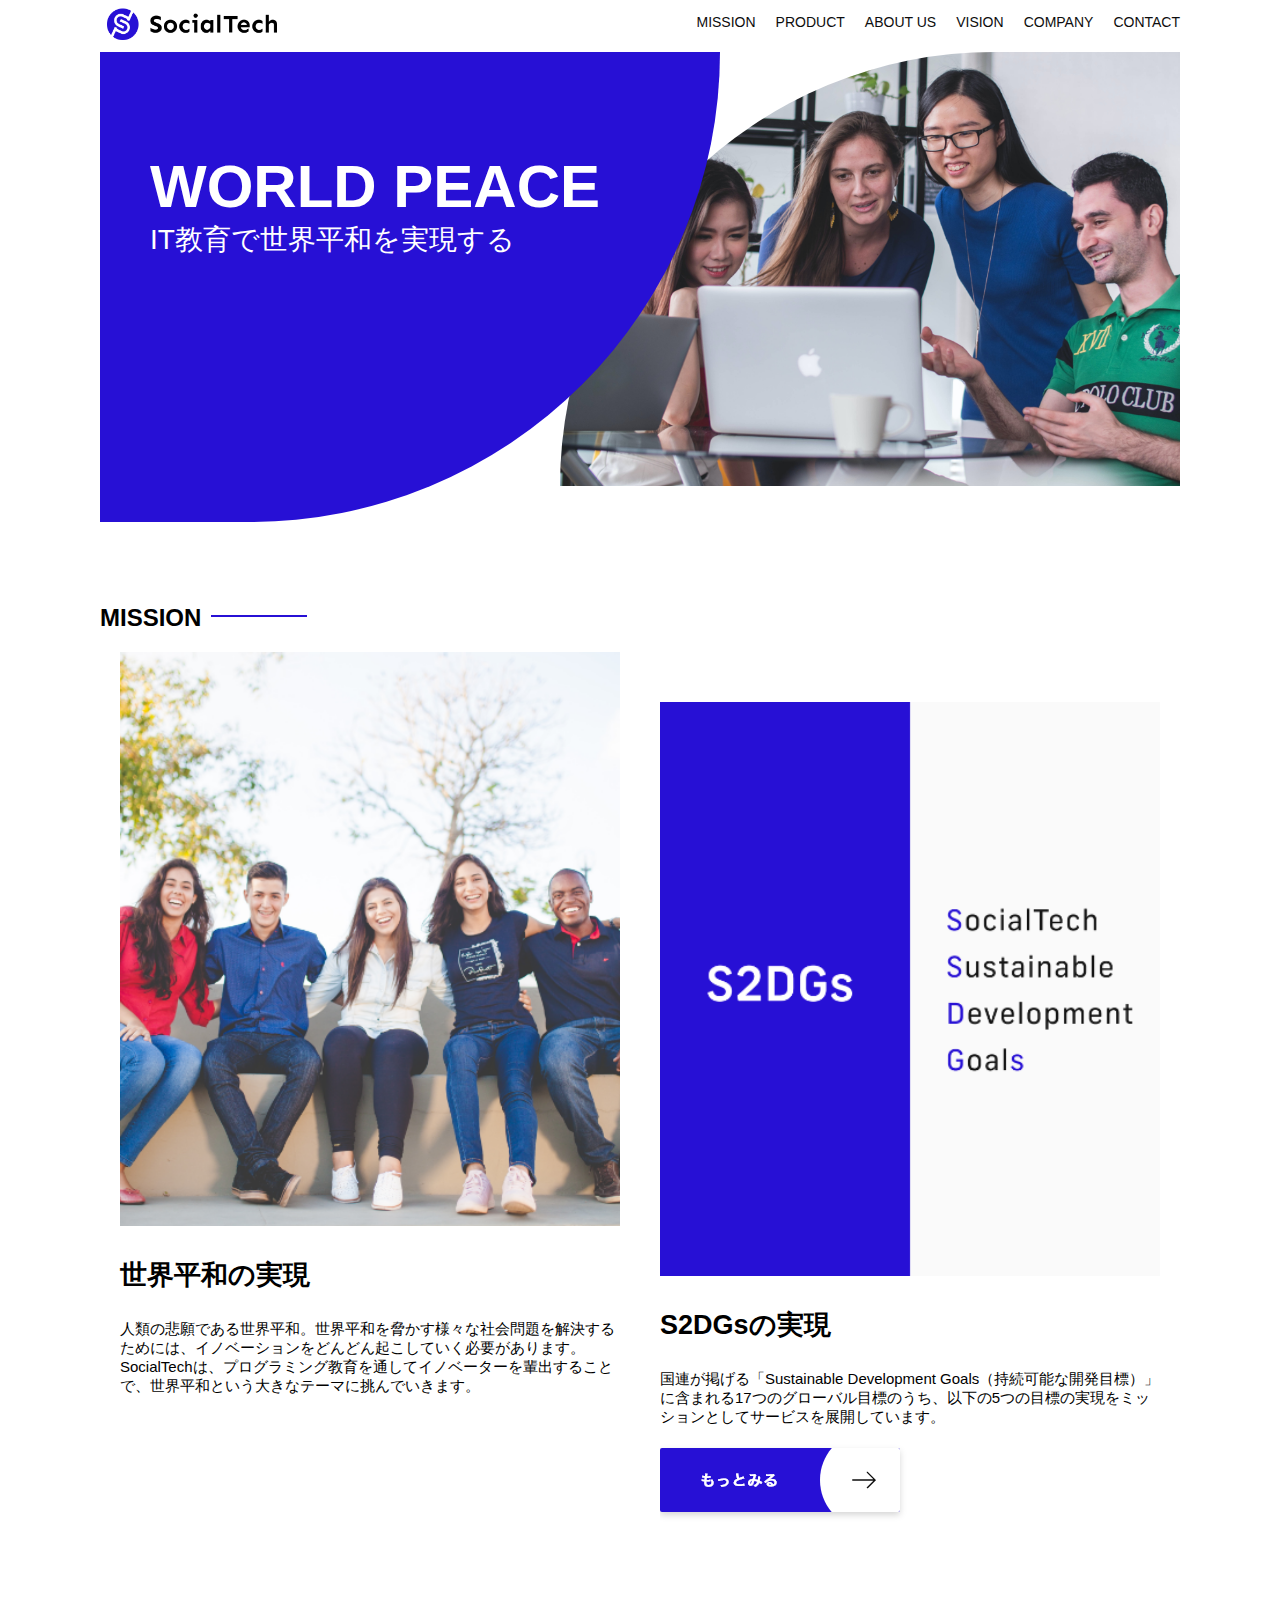
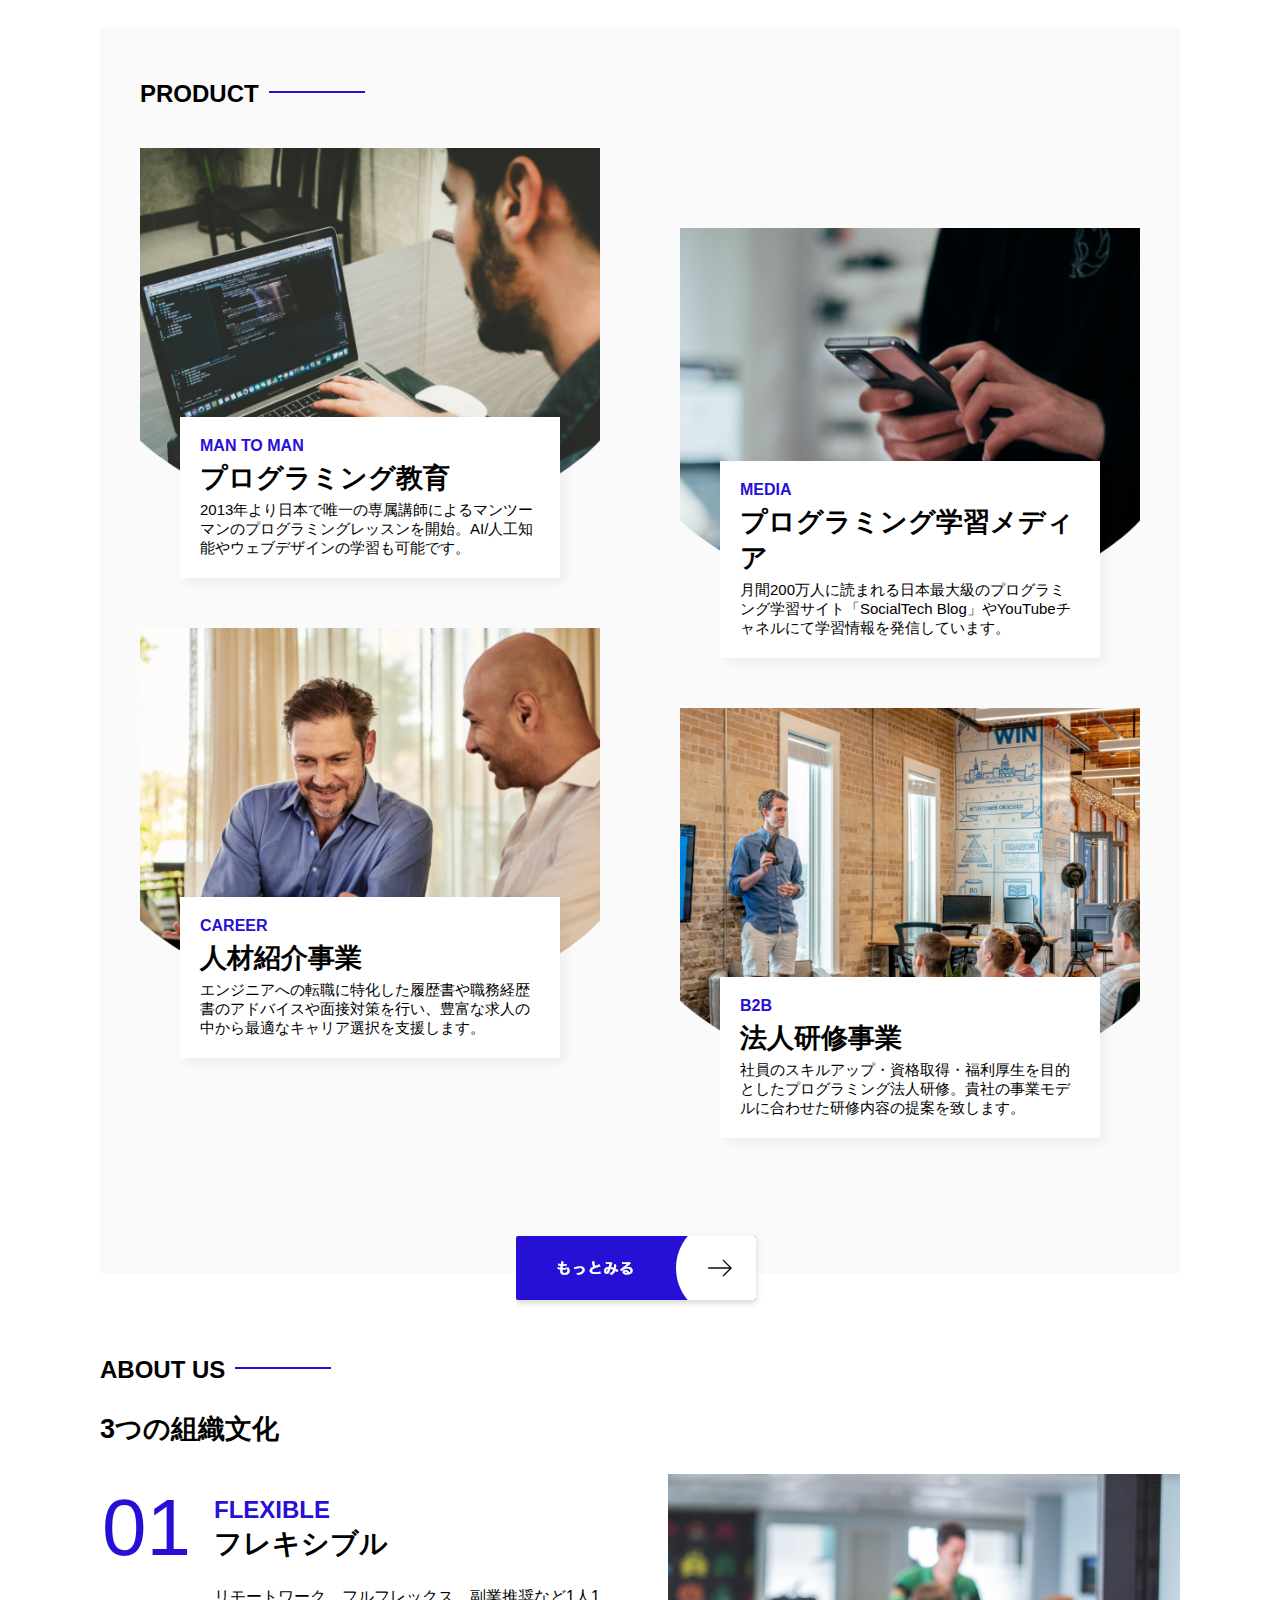
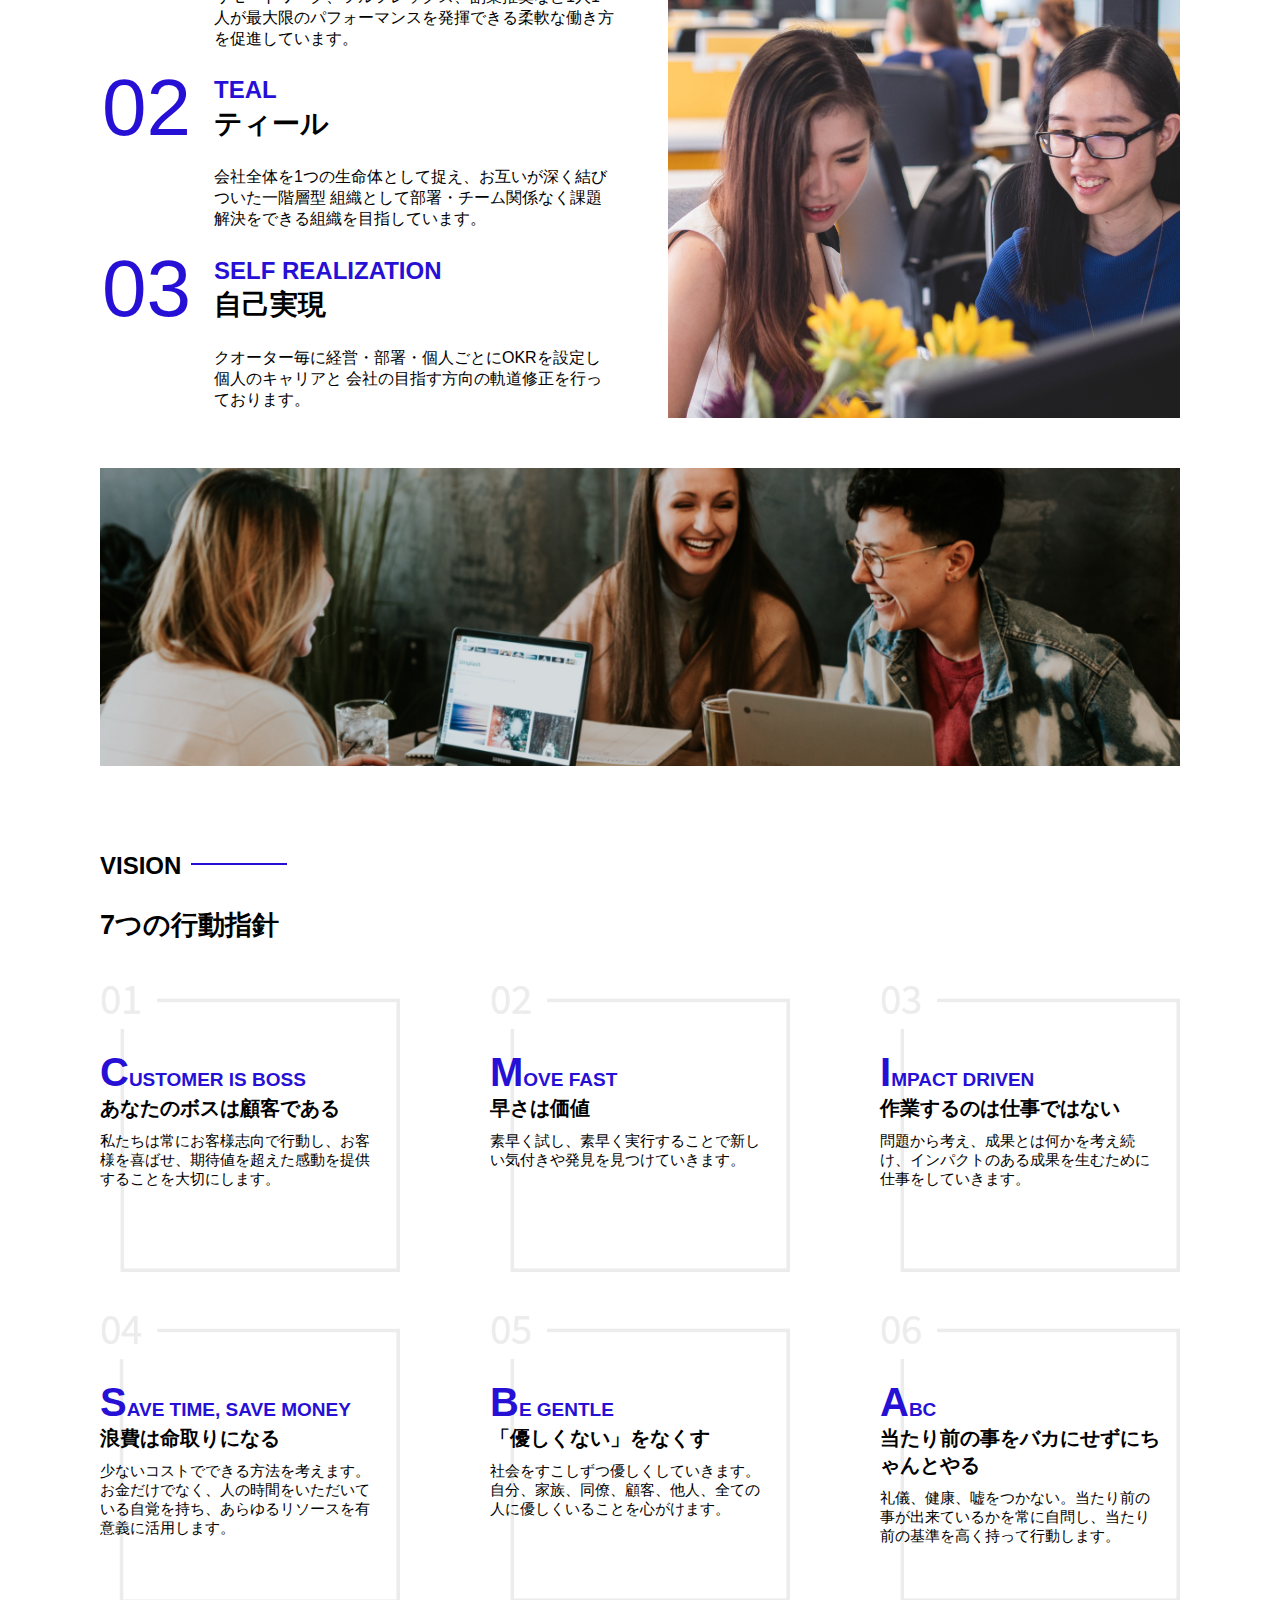
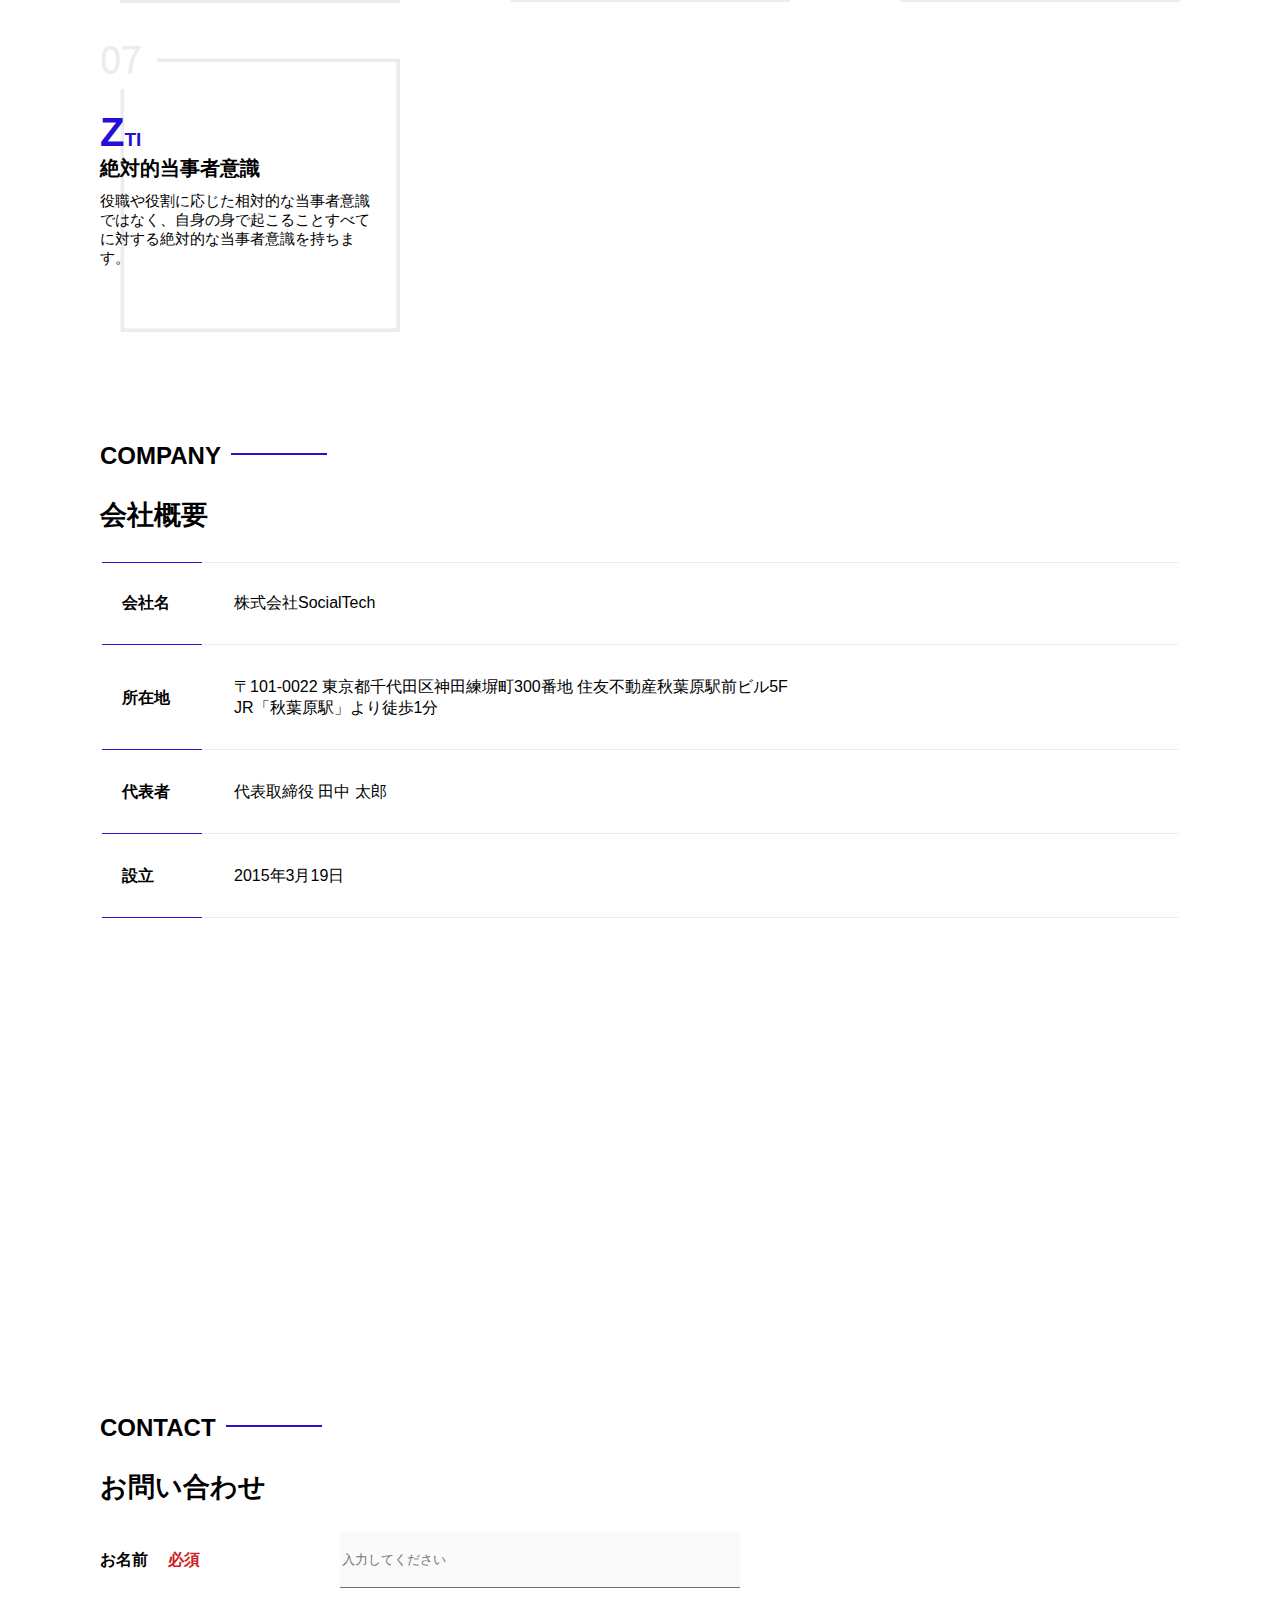
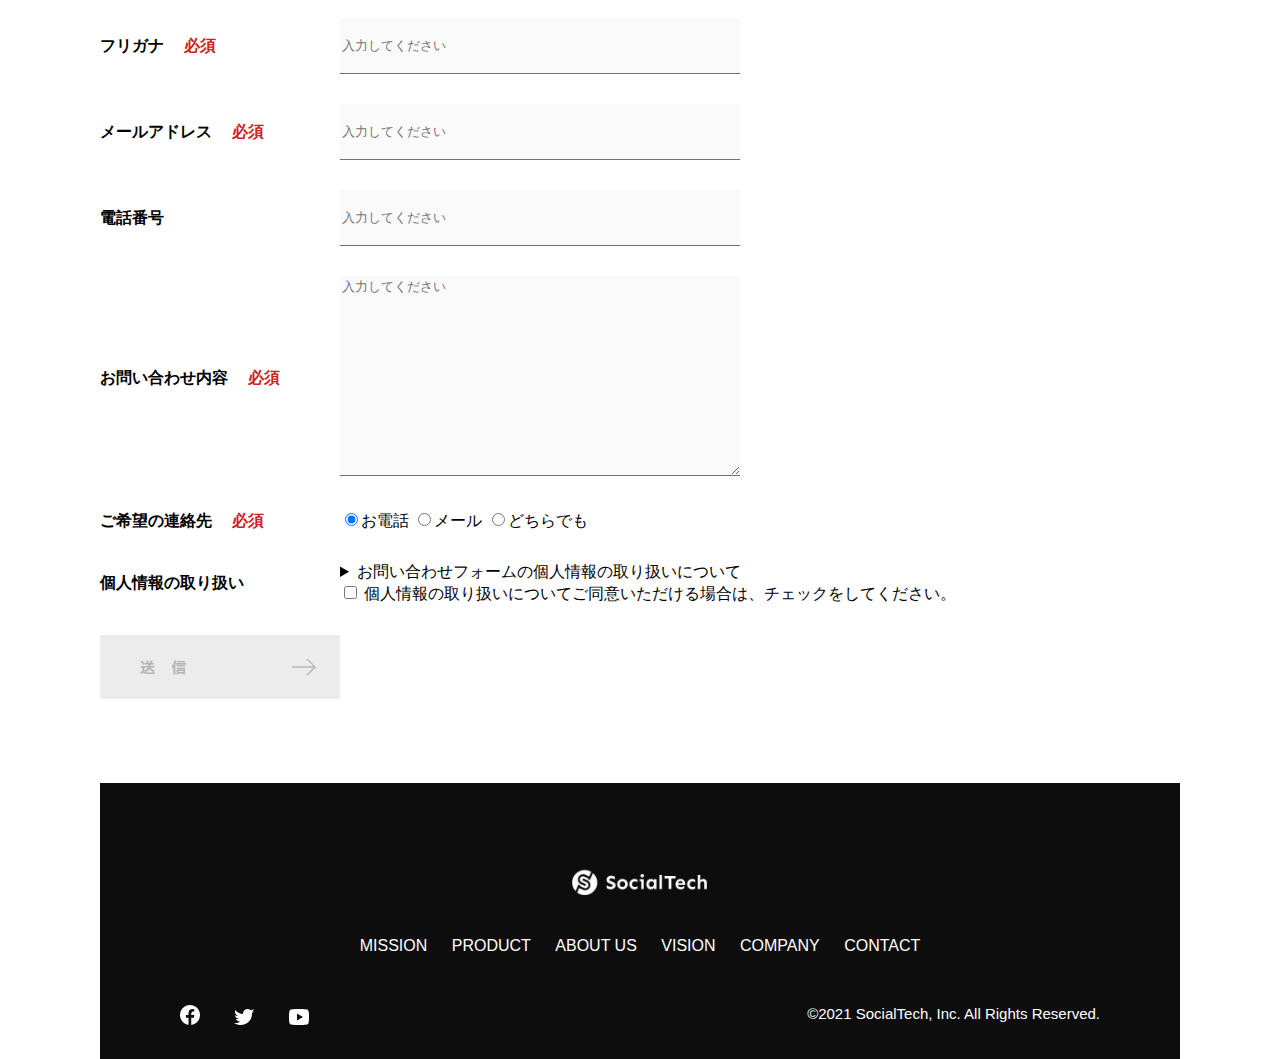
<file: index.html>
<!DOCTYPE html>                                                      
<html>                                                               
<head>                                                               
  <title>SocialTech</title>                                             
  <meta name="description" content="SocialTechはEdTech業界のリーディングカンパニーを目指します。">               
  <meta charset="utf-8">  
  <meta name="viewport" content="width=device-width, initial-scale=1.0">
  <link rel="stylesheet" href="style.css">                                          
</head>                                                              
<body>    
  <header>
    <a href="index.html" id="logo"><img src="images/logo.png"></a>
    <nav id="nav-pc">
    <ul>
      <li><a href="mission.html">MISSION</a></li>
      <li><a href="product.html">PRODUCT</a></li>
      <li><a href="index.html#aboutus">ABOUT US</a></li>
      <li><a href="index.html#vusion">VISION</a></li>
      <li><a href="index.html#company">COMPANY</a></li>
      <li><a href="index.html#contact">CONTACT</a></li>
    </ul>
    </nav>
    
    <button id="menu-sp" onclick="document.getElementById('nav-sp').style.display = 'block'">
      <img src="images/button-menu.png" alt="ナビゲーションを開く">
    </button>

    <div id="nav-sp">
      <button id="close" onclick="document.getElementById('nav-sp').style.display = 'none'">
        <img src="images/button-close.png" alt="ナビゲーションを閉じる">
      </button>

      <nav>
        <ul>
          <li>
          <a id="logo-sp" href="index.html" onclick="document.getElementById('nav-sp').style.display = 'none'"><img src="images/logo-sp.png" alt="トップページに戻る"></a>
          </li>
          <li><a class="menu" href="mission.html" onclick="document.getElementById('nav-sp').style.display = 'none'">MISSION</a></li>
          <li><a class="menu" href="product.html" onclick="document.getElementById('nav-sp').style.display = 'none'">PRODUCT</a></li>
          <li><a class="menu" href="index.html#aboutus" onclick="document.getElementById('nav-sp').style.display = 'none'">ABOUT US</a></li>
          <li><a class="menu" href="index.html#vision" onclick="document.getElementById('nav-sp').style.display = 'none'">VISION</a></li>
          <li><a class="menu" href="index.html#company" onclick="document.getElementById('nav-sp').style.display = 'none'">COMPANY</a></li>
          <li><a class="menu" href="index.html#contact" onclick="document.getElementById('nav-sp').style.display = 'none'">CONTACT</a></li>
        </ul>
      </nav>
      <div id="sns">
        <a href="https://www.facebook.com/sejuku2013">
          <img src="images/button-facebook.png" alt="Facebookのリンク">
        </a>
        <a href="https://twitter.com/samuraijuku">
          <img src="images/button-twitter.png" alt="Twitterのリンク">
        </a>
        <a href="https://www.youtube.com/channel/UCCFOQO5aDK0xXam4cUQXT8g">
          <img src="images/button-youtube.png" alt="YouTubeのリンク">
        </a>
      </div>
    </div>
  </header>  
    <main>
      <article>
        <section id="main-visual">
          <div id="main-message">
            <h1>WORLD PEACE</h1>
            <p>IT教育で世界平和を実現する</p>
          </div>
          <img src="images/index/index-main.png" alt="PCの周りに集まる多国籍の仲間たち">
        </section>
        <section id="mission">
          <h2 class="index-h2">MISSION</h2>
          <div id="mission-flex">
            <div>
              <img id="mission-photo" src="images/index/index-mission.png" alt="屋外のベンチで写真を撮影する多国籍の仲間たち">
              <h3>世界平和の実現</h3>
              <p>人類の悲願である世界平和。世界平和を脅かす様々な社会問題を解決するためには、イノベーションをどんどん起こしていく必要があります。SocialTechは、プログラミング教育を通してイノベーターを輩出することで、世界平和という大きなテーマに挑んでいきます。</p>
            </div>
            <div>
              <img id="s2dgs" src="images/index/s2dgs.png" alt="S2DGs">
              <h3>S2DGsの実現</h3>
              <p>国連が掲げる「Sustainable Development Goals（持続可能な開発目標）」に含まれる17つのグローバル目標のうち、以下の5つの目標の実現をミッションとしてサービスを展開しています。</p>
              <a href="mission.html"><img src="images/button-more.png" alt="もっとみる"></a>
            </div>
          </div>
        </section>
        <section id="product">
          <h2 class="index-h2">PRODUCT</h2>
          <div class="product-flex">
            <div id="product-left">
              <div>
                <img class="product-photo" src="images/index/index-mantoman.png" alt="PCでコードを書く男性">
                <div class="product-explain">
                  <span>MAN TO MAN</span>
                  <h3>プログラミング教育</h3>
                  <p>2013年より日本で唯一の専属講師によるマンツーマンのプログラミングレッスンを開始。AI/人工知能やウェブデザインの学習も可能です。</p>
                </div>
              </div>
            <div>
              <img class="product-photo" src="images/index/index-career.png" alt="笑顔で話し合う2人の男性">
              <div class="product-explain">
                <span>CAREER</span>
                <h3>人材紹介事業</h3>
                <p>エンジニアへの転職に特化した履歴書や職務経歴書のアドバイスや面接対策を行い、豊富な求人の中から最適なキャリア選択を支援します。</p>
              </div>
            </div>
            </div>
            <div id="product-right">
              <div>
                <img class="product-photo" src="images/index/index-media.png" alt="スマートフォンを操作する人">
                <div class="product-explain">
                  <span>MEDIA</span>
                  <h3>プログラミング学習メディア</h3>
                  <p>月間200万人に読まれる日本最大級のプログラミング学習サイト「SocialTech Blog」やYouTubeチャネルにて学習情報を発信しています。</p>
                </div>
              </div>
            <div>
              <img class="product-photo" src="images/index/index-b2b.png" alt="講演中の男性とそれを聴く人々">
              <div class="product-explain">
                <span>B2B</span>
                <h3>法人研修事業</h3>
                <p>社員のスキルアップ・資格取得・福利厚生を目的としたプログラミング法人研修。貴社の事業モデルに合わせた研修内容の提案を致します。</p>
              </div>
            </div>
            </div>
          </div>
          <div id="product-more">
            <a href="product.html">
              <img src="images/button-more.png" alt="もっとみる">
            </a>
          </div>
        </section>
        <section id="aboutus">
          <h2 class="index-h2">ABOUT US</h2>
          <h3>3つの組織文化</h3>
          <div>
            <table class="culture-table">
              <tr>
                <td class="culture-num">01</td>
                <th><span class="culture-en">FLEXIBLE</span><br>フレキシブル</th>
              </tr>
              <tr>
                <td>

                </td>
                <td class="culture-description">リモートワーク、フルフレックス、副業推奨など1人1人が最大限のパフォーマンスを発揮できる柔軟な働き方を促進しています。</td>
              </tr>
              <tr>
                <td class="culture-num">02</td>
                <th><span class="culture-en">TEAL</span><br>ティール</th>
              </tr>
              <tr>
                <td>

                </td>
                <td class="culture-description">会社全体を1つの生命体として捉え、お互いが深く結びついた一階層型 組織として部署・チーム関係なく課題解決をできる組織を目指しています。</td>
              </tr>
              <tr>
                <td class="culture-num">03</td>
                <th><span class="culture-en">SELF REALIZATION</span><br>自己実現</th>
              </tr>
              <tr>
                <td>

                </td>
                <td class="culture-description">クオーター毎に経営・部署・個人ごとにOKRを設定し個人のキャリアと 会社の目指す方向の軌道修正を行っております。</td>
              </tr>
            </table>
              <img class="culture-img" src="images/index/index-aboutus1.png" alt="笑顔で話し合う2人の女性">
          </div>
          <img class="culture-img2" src="images/index/index-aboutus2.png" alt="笑顔で話し合う3人の男女">
        </section>
        <section id="vision">
          <h2 class="index-h2">VISION</h2>
          <h3>7つの行動指針</h3>
          <div>
            <div class="vision-box">
              <img src="images/index/vision-01.png" alt="01">
              <div>
                <h4>CUSTOMER IS BOSS</h4>
                <h5>あなたのボスは顧客である</h5>
                <p>私たちは常にお客様志向で行動し、お客様を喜ばせ、期待値を超えた感動を提供することを大切にします。</p>
              </div>
            </div>
            <div class="vision-box">
              <img src="images/index/vision-02.png" alt="02">
              <div>
                <h4>MOVE FAST</h4>
                <h5>早さは価値</h5>
                <p>素早く試し、素早く実行することで新しい気付きや発見を見つけていきます。</p>
              </div>
            </div>
            <div class="vision-box">
              <img src="images/index/vision-03.png" alt="03">
              <div>
                <h4>IMPACT DRIVEN</h4>
                <h5>作業するのは仕事ではない</h5>
                <p>問題から考え、成果とは何かを考え続け、インパクトのある成果を生むために仕事をしていきます。</p>
              </div>
            </div>
            <div class="vision-box">
              <img src="images/index/vision-04.png" alt="04">
              <div>
                <h4>SAVE TIME, SAVE MONEY</h4>
                <h5>浪費は命取りになる</h5>
                <p>少ないコストでできる方法を考えます。お金だけでなく、人の時間をいただいている自覚を持ち、あらゆるリソースを有意義に活用します。</p>
              </div>
            </div>
            <div class="vision-box">
              <img src="images/index/vision-05.png" alt="05">
              <div>
                <h4>BE GENTLE</h4>
                <h5>「優しくない」をなくす</h5>
                <p>社会をすこしずつ優しくしていきます。自分、家族、同僚、顧客、他人、全ての人に優しくいることを心がけます。</p>
              </div>
            </div>
            <div class="vision-box">
              <img src="images/index/vision-06.png" alt="06">
              <div>
                <h4>ABC</h4>
                <h5>当たり前の事をバカにせずにちゃんとやる</h5>
                <p>礼儀、健康、嘘をつかない。当たり前の事が出来ているかを常に自問し、当たり前の基準を高く持って行動します。</p>
              </div>
            </div>
            <div class="vision-box">
              <img src="images/index/vision-07.png" alt="07">
              <div>
                <h4>ZTI</h4>
                <h5>絶対的当事者意識</h5>
                <p>役職や役割に応じた相対的な当事者意識ではなく、自身の身で起こることすべてに対する絶対的な当事者意識を持ちます。</p>
              </div>
            </div>
          </div>
        </section>
        <section id="company">
          <h2 class="index-h2">COMPANY</h2>
          <h3>会社概要</h3>
            <table id="company-table">
              <tr>
                <th class="tableheader tableheader-first">会社名</th>
                <td class="cell cell-first">株式会社SocialTech</td>
              </tr>
              <tr>
                <th class="tableheader">所在地</th>
                <td class="cell">〒101-0022 東京都千代田区神田練塀町300番地 住友不動産秋葉原駅前ビル5F<br>JR「秋葉原駅」より徒歩1分</td>
              </tr>
              <tr>
                <th class="tableheader">代表者</th>
                <td class="cell">代表取締役 田中 太郎</td>
              </tr>
              <tr>
                <th class="tableheader">設立</th>
                <td class="cell">2015年3月19日</td>
              </tr>
            </table>
            <iframe 
            src="https://www.google.com/maps/embed?pb=!1m18!1m12!1m3!1d3240.0688551336807!2d139.7720776771055!3d35.69992317258124!2m3!1f0!2f0!3f0!3m2!1i1024!2i768!4f13.1!3m3!1m2!1s0x60188fee13660e23%3A0x77137876edf742ac!2z5L2P5Y-L5LiN5YuV55Sj56eL6JGJ5Y6f6aeF5YmN44OT44Or!5e0!3m2!1sja!2sjp!4v1704858013291!5m2!1sja!2sjp" 
            style="border: 0" allowfullscreen="" loading="lazy">
            </iframe>
        </section>
        <section id="contact">
          <h2 class="index-h2">CONTACT</h2>
          <h3>お問い合わせ</h3>
          <form>
            <div>
              <div class="contact-heading">
                <label class="contact-label">お名前<span class="contact-span">必須</span></label>
              </div>
              <div>
                <input type="text" name="name" placeholder="入力してください" class="contact-textbox">
              </div>
            </div>
            <div>
              <div class="contact-heading">
                <label class="contact-label">フリガナ<span class="contact-span">必須</span></label>
              </div>
              <div>
                <input type="text" name="hurigana" placeholder="入力してください" class="contact-textbox">
              </div>
            </div>

            <div>
              <div class="contact-heading">
                <label class="contact-label">メールアドレス<span class="contact-span">必須</span></label>
              </div>
              <div>
                <input type="text" name="email" placeholder="入力してください" class="contact-textbox">
              </div>
            </div>

            <div>
              <div class="contact-heading">
                <label class="contact-label">電話番号</label>
              </div>
              <div>
                <input type="text" name="tel" placeholder="入力してください" class="contact-textbox">
              </div>
            </div>
              
            <div>
              <div class="contact-heading">
                <label class="contact-label">お問い合わせ内容<span class="contact-span">必須</span></label>
              </div>
              <div>
                <textarea class="contact-textarea" placeholder="入力してください" name="message"></textarea>
              </div>
            </div>

            <div>
              <div class="contact-heading">
                <label class="contact-label">ご希望の連絡先<span class="contact-span">必須</span></label>
              </div>
              <div>
                <input class="radiobutton" type="radio" value="tel" name="contact" checked><label>お電話</label>
                <input class="radiobutton" type="radio" value="mail" name="contact"><label>メール</label>
                <input class="radiobutton" type="radio" value="both" name="contact"><label>どちらでも</label>
              </div>
            </div>

            <div>
              <div class="contact-heading">
                <label class="contact-label">個人情報の取り扱い</label>
              </div>
                <div>
                  <details>
                    <summary>お問い合わせフォームの個人情報の取り扱いについて</summary>
                    <div>
                      <dl>
                        <dt>１．組織の名称又は氏名</dt>
                        <dd>株式会社SocialTech</dd>
                        <dt>２．個人情報保護管理者（若しくはその代理人）の氏名又は職名、所属及び連絡先</dt>
                        <dd>
                          <p>鈴木 一郎 コーポレート部</p>
                          <p>メールアドレス：samurai@example.com</p>
                          <p>TEL：03-1234-5678</p>
                        </dd>
                        <dt>３．個人情報の利用目的</dt>
                        <dd>
                          <ul>
                            <li>・本サービス及び本サービスに関連する情報の提供又はそれらに関する連絡のため</li>
                            <li>・ユーザーの本人確認のため</li>
                            <li>・当社サービスのご案内のため</li>
                            <li>・当社の商品等の広告または宣伝（電子メールによるものを含むものとします。）</li>
                          </ul>
                        </dd>
                        <dt>４．個人情報の取り扱い業務の委託</dt>
                        <dd>個人情報の取扱業務の全部または一部を外部に業務委託する場合があります。その際、弊社は、個人情報を適切に保護できる管理体制を敷き実行していることを条件として委託先を厳選したうえで、機密保持契約を委託先と締結し、お客様の個人情報を厳密に管理させます。</dd>
                        <dt>５．個人情報の開示等の請求</dt>
                        <dd>
                          お客様は、弊社に対してご自身の個人情報の開示等（利用目的の通知、開示、内容の訂正・追加・削除、利用の停止または消去、第三者への提供の停止）に関して、当社問合わせ窓口に申し出ることができます。<br>
                          その際、弊社はお客様ご本人を確認させていただいたうえで、合理的な期間内に対応いたします。<br>
                          なお、個人情報に関する弊社問合わせ先は、次の通りです。
                        </dd>
                        <dd>
                          <p>株式会社SocialTech　個人情報問合せ窓口</p>
                          <p>〒150-0043　東京都千代田区神田練塀町300番地 住友不動産秋葉原駅前ビル5F</p>
                          <p>メールアドレス：samurai@example.com　TEL：03-1234-5678</p>
                        </dd>
  
                        <dt>６．個人情報を提供されることの任意性について</dt>
                        <dd>お客様がご自身の個人情報を弊社に提供されるか否かは、お客様のご判断によりますが、もしご提供されない場合には、適切なサービスが提供できない場合がありますので予めご了承ください。</dd>
                      </dl>
                    </div>
                  </details>
                  <input type="checkbox" name="agree">
                  <span>個人情報の取り扱いについてご同意いただける場合は、チェックをしてください。</span>
                    </div>
                </div>
                <input type="image" src="images/button-submit.png" alt="送信する">
          </form>
        </section>
      </article>
    </main>
    <footer>
      <div id="footer-logo">
        <img src="images/logo-sp.png" alt="SocialTech">
      </div>
      <div id="footer-link">
        <a href="mission.html">MISSION</a>
        <a href="product.html">PRODUCT</a>
        <a href="index.html#aboutus">ABOUT US</a>
        <a href="index.html#vision">VISION</a>
        <a href="index.html#company">COMPANY</a>
        <a href="index.html#contact">CONTACT</a>
      </div>
      <div id="sns-footer">
        <div class="sns-btns">
          <a href="https://www.facebook.com/sejuku2013"><img src="images/button-facebook.png" alt="Facebookのリンク"></a>
          <a href="https://twitter.com/samuraijuku"><img src="images/button-twitter.png" alt="Twitterのリンク"></a>
          <a href="https://www.youtube.com/channel/UCCFOQO5aDK0xXam4cUQXT8g"><img src="images/button-youtube.png" alt="YouTubeのリンク"></a>
        </div>
        <p id="copyright">&copy;2021 SocialTech, Inc. All Rights Reserved.</p>
      </div>
    </footer>
   </body>
   
   </html>
   
                </div>
            </div>
          </form>
        </section>
      </article>
    </main>                                                                                                                    
</body>                                                              
</html>
</file>
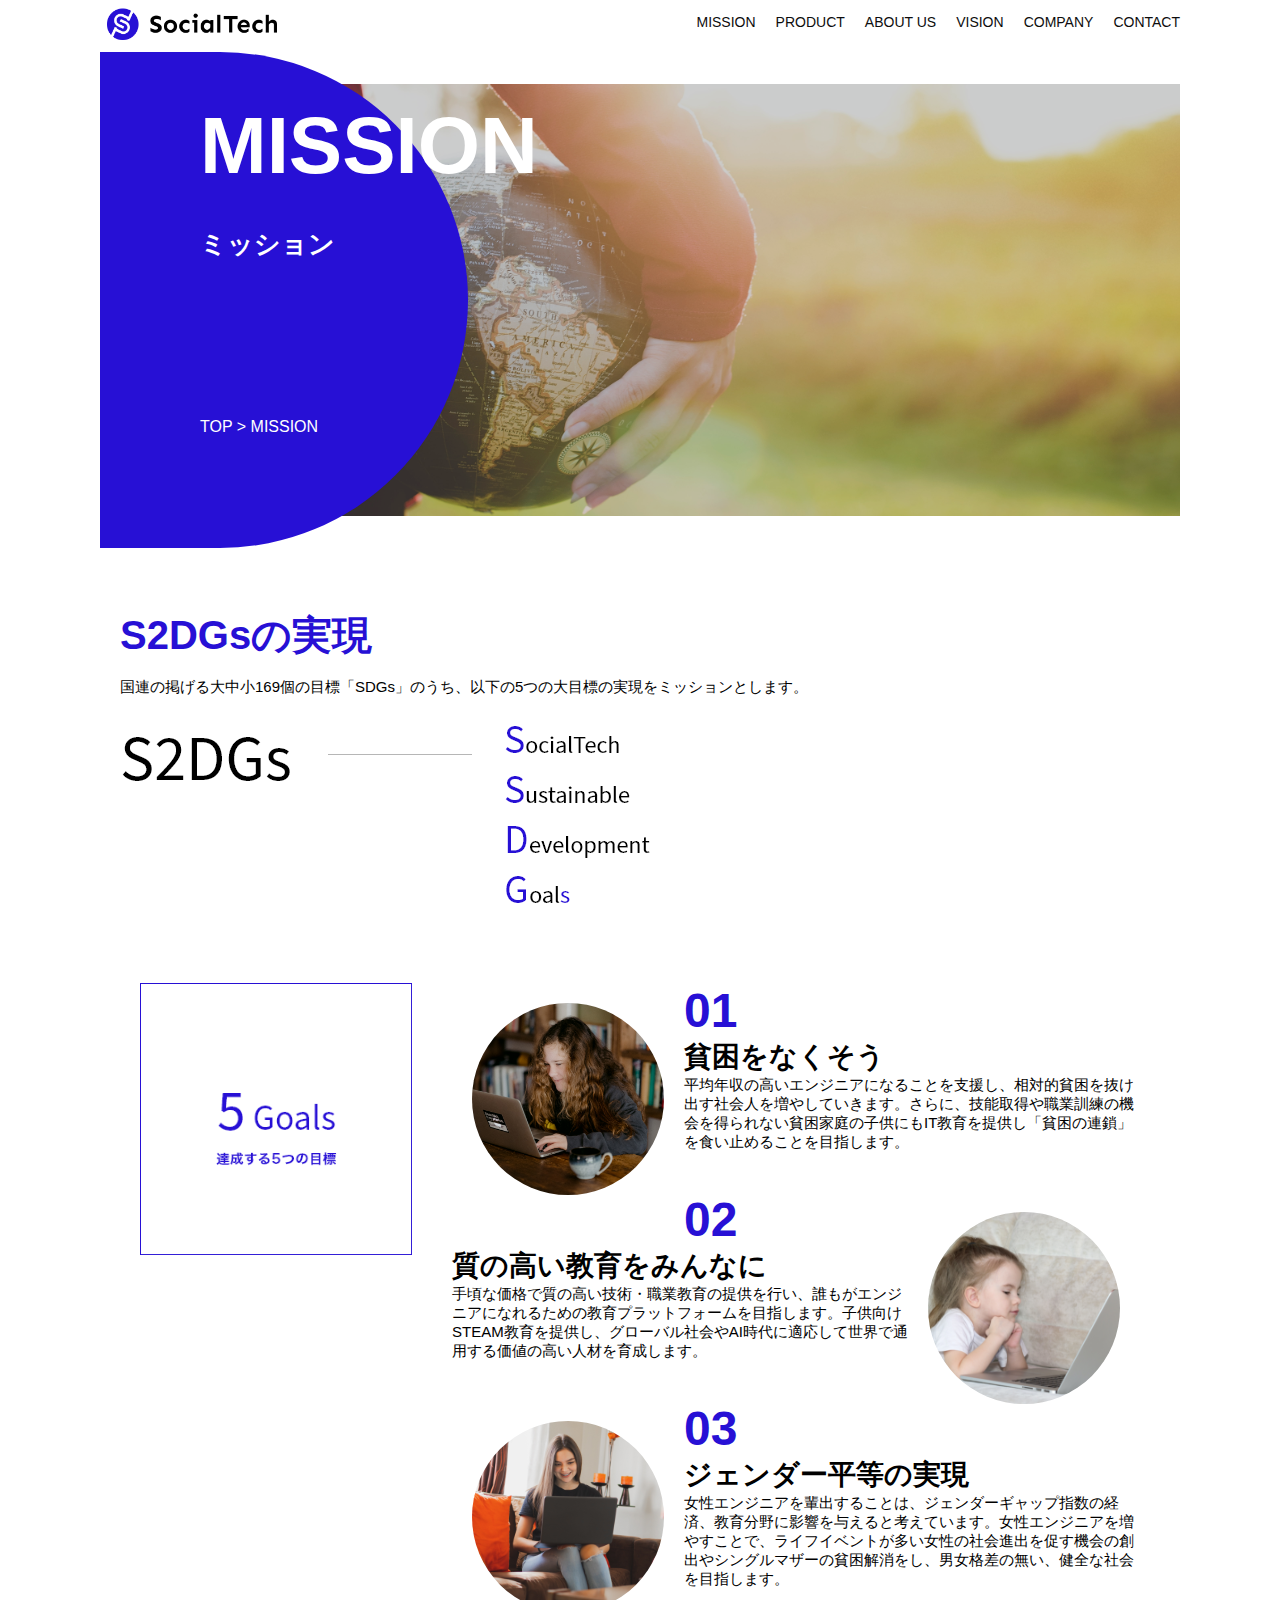
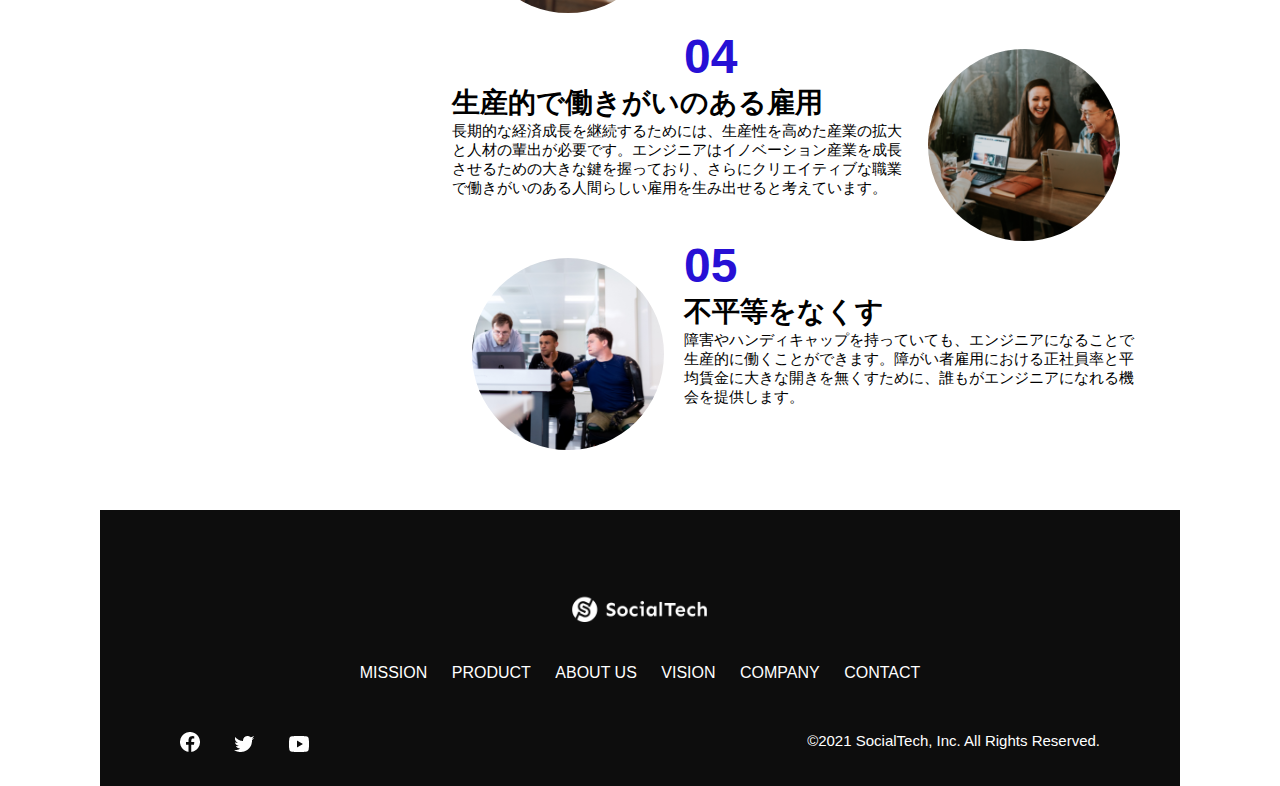
<file: mission.html>
<!DOCTYPE html>
<html>
  <head>
    <title>SocialTech - MISSION ミッション -</title>
    <meta charset="utf-8">
    <meta name="description" content="SocialTechが目指す5つの目標（S2DGs）を紹介します">
    <meta name="viewport" content="width=device-width, initial-scale=1.0">
    <link rel="stylesheet" href="style.css">
  </head>

  <body>
    <!-- ヘッダー -->
    <header>
      <!-- ロゴ -->
      <a href="index.html" id="logo">
        <img src="images/logo.png" alt="トップページに戻る">
      </a>

      <!-- PC用ナビゲーション -->
      <nav id="nav-pc">
        <ul>
          <li><a href="mission.html">MISSION</a></li>
          <li><a href="product.html">PRODUCT</a></li>
          <li><a href="index.html#aboutus">ABOUT US</a></li>
          <li><a href="index.html#vision">VISION</a></li>
          <li><a href="index.html#company">COMPANY</a></li>
          <li><a href="index.html#contact">CONTACT</a></li>
        </ul>
      </nav>

      <!-- スマホ用メニューボタン -->
      <button id="menu-sp" onclick="document.getElementById('nav-sp').style.display = 'block'">
        <img src="images/button-menu.png" alt="ナビゲーションを開く">
      </button>

      <!-- スマホ用ナビゲーション -->
      <div id="nav-sp">
        <button id="close" onclick="document.getElementById('nav-sp').style.display = 'none'">
          <img src="images/button-close.png" alt="ナビゲーションを閉じる">
        </button>

        <nav>
          <ul>
            <li>
              <a id="logo-sp" href="index.html" onclick="document.getElementById('nav-sp').style.display = 'none'"><img src="images/logo-sp.png" alt="トップページに戻る"></a>
            </li>
            <li><a class="menu" href="mission.html" onclick="document.getElementById('nav-sp').style.display = 'none'">MISSION</a></li>
            <li><a class="menu" href="product.html" onclick="document.getElementById('nav-sp').style.display = 'none'">PRODUCT</a></li>
            <li><a class="menu" href="index.html#aboutus" onclick="document.getElementById('nav-sp').style.display = 'none'">ABOUT US</a></li>
            <li><a class="menu" href="index.html#vision" onclick="document.getElementById('nav-sp').style.display = 'none'">VISION</a></li>
            <li><a class="menu" href="index.html#company" onclick="document.getElementById('nav-sp').style.display = 'none'">COMPANY</a></li>
            <li><a class="menu" href="index.html#contact" onclick="document.getElementById('nav-sp').style.display = 'none'">CONTACT</a></li>
          </ul>
        </nav>
        <div id="sns">
          <a href="https://www.facebook.com/sejuku2013">
            <img src="images/button-facebook.png" alt="Facebookのリンク">
          </a>
          <a href="https://twitter.com/samuraijuku">
            <img src="images/button-twitter.png" alt="Twitterのリンク">
          </a>
          <a href="https://www.youtube.com/channel/UCCFOQO5aDK0xXam4cUQXT8g">
            <img src="images/button-youtube.png" alt="YouTubeのリンク">
          </a>
        </div>
      </div>
    </header>

    <main>
      <article>
        <section id="mission-main">
          <div class="mission-main-inner">
            <div id="mission-title">
              <h1>MISSION<span>ミッション</span></h1>
              <p>TOP > MISSION</p>
            </div>
          </div>
        </section>
        <section id="mission-s2dgs">
          <h2 class="mission-h2">S2DGsの実現</h2>
          <p>国連の掲げる大中小169個の目標「SDGs」のうち、以下の5つの大目標の実現をミッションとします。</p>
          <img src="images/mission/mission-s2dgs.png" alt="S2DGs">
        </section>
        <section id="mission-five-goals">
          <div class="five-goals-image">
            <img src="images/mission/mission-5goals.png" alt="5Goals">
          </div>
          <div class="five-goals-read">
            <div>
              <img class="fivegoals-image-left" src="images/mission/mission-5goals01.png" alt="PCを操作する女の子">
              <span class="fivegoals-number">01</span>
              <h3 class="fivegoals-h3">貧困をなくそう</h3>
              <p class="fivegoals-p">平均年収の高いエンジニアになることを支援し、相対的貧困を抜け出す社会人を増やしていきます。さらに、技能取得や職業訓練の機会を得られない貧困家庭の子供にもIT教育を提供し「貧困の連鎖」を食い止めることを目指します。</p>
            </div>
            <div>
              <img class="fivegoals-image-right" src="images/mission/mission-5goals02.png" alt="PCを見つめる小さい女の子">
              <span class="fivegoals-number">02</span>
              <h3 class="fivegoals-h3">質の高い教育をみんなに</h3>
              <p class="fivegoals-p">手頃な価格で質の高い技術・職業教育の提供を行い、誰もがエンジニアになれるための教育プラットフォームを目指します。子供向けSTEAM教育を提供し、グローバル社会やAI時代に適応して世界で通用する価値の高い人材を育成します。</p>
            </div>
            <div>
              <img class="fivegoals-image-left" src="images/mission/mission-5goals03.png" alt="PCを操作する女性">

              <span class="fivegoals-number">03</span>
              <h3 class="fivegoals-h3">ジェンダー平等の実現</h3>
              <p class="fivegoals-p">女性エンジニアを輩出することは、ジェンダーギャップ指数の経済、教育分野に影響を与えると考えています。女性エンジニアを増やすことで、ライフイベントが多い女性の社会進出を促す機会の創出やシングルマザーの貧困解消をし、男女格差の無い、健全な社会を目指します。</p>
            </div>
            <div>
              <img class="fivegoals-image-right" src="images/mission/mission-5goals04.png" alt="笑顔で話し合う3人の男女">
              <span class="fivegoals-number">04</span>
              <h3 class="fivegoals-h3">生産的で働きがいのある雇用</h3>
              <p class="fivegoals-p">長期的な経済成長を継続するためには、生産性を高めた産業の拡大と人材の輩出が必要です。エンジニアはイノベーション産業を成長させるための大きな鍵を握っており、さらにクリエイティブな職業で働きがいのある人間らしい雇用を生み出せると考えています。</p>
            </div>
            <div>
              <img class="fivegoals-image-left" src="images/mission/mission-5goals05.png" alt="障害を持つ男性が生き生きと働く様子">
              <span class="fivegoals-number">05</span>
              <h3 class="fivegoals-h3">不平等をなくす</h3>
              <p class="fivegoals-p">障害やハンディキャップを持っていても、エンジニアになることで生産的に働くことができます。障がい者雇用における正社員率と平均賃金に大きな開きを無くすために、誰もがエンジニアになれる機会を提供します。</p>
            </div>
          </div>
        </section>
      </article>
    </main>

    <footer>
      <div id="footer-logo">
        <img src="images/logo-sp.png" alt="SocialTech">
      </div>
      <div id="footer-link">
        <a href="mission.html">MISSION</a>
        <a href="product.html">PRODUCT</a>
        <a href="index.html#aboutus">ABOUT US</a>
        <a href="index.html#vision">VISION</a>
        <a href="index.html#company">COMPANY</a>
        <a href="index.html#contact">CONTACT</a>
      </div>
      <div id="sns-footer">
        <div class="sns-btns">
          <a href="https://www.facebook.com/sejuku2013"><img src="images/button-facebook.png" alt="Facebookのリンク"></a>
          <a href="https://twitter.com/samuraijuku"><img src="images/button-twitter.png" alt="Twitterのリンク"></a>
          <a href="https://www.youtube.com/channel/UCCFOQO5aDK0xXam4cUQXT8g"><img src="images/button-youtube.png" alt="YouTubeのリンク"></a>
        </div>
        <p id="copyright">&copy;2021 SocialTech, Inc. All Rights Reserved.</p>
      </div>
    </footer>

  </body>
</html>
</file>
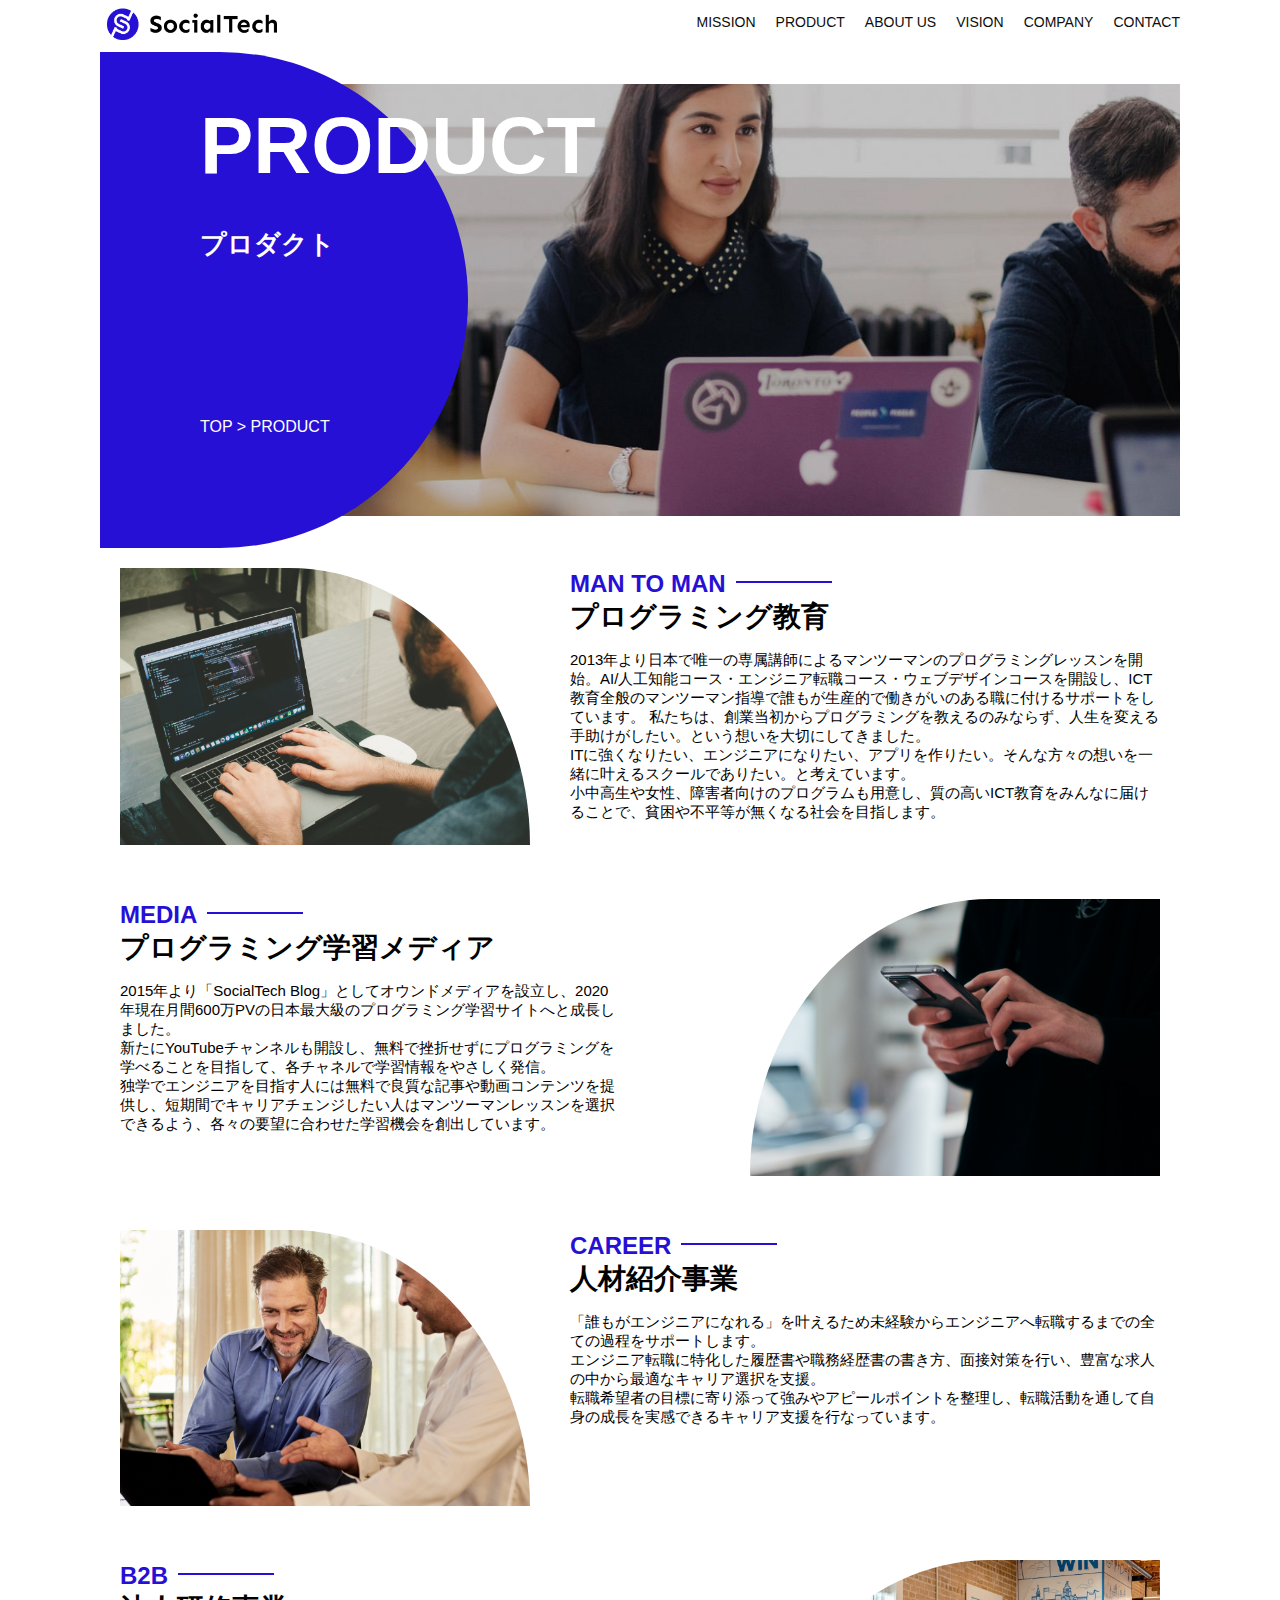
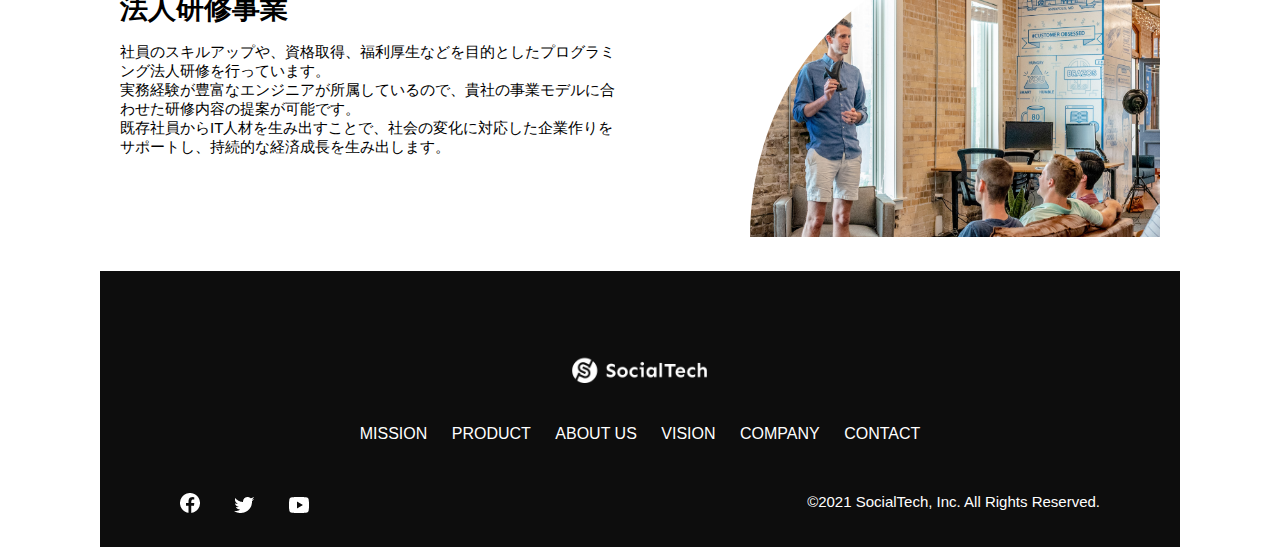
<file: product.html>
<!DOCTYPE html>
<html>
  <head>
    <title>SocialTech -PRODUCT プロダクト-</title>
    <meta charset="utf-8">
    <meta name="description" content="SocialTechの4つのプロダクトを紹介します">
    <meta name="viewport" content="width=device-width, initial-scale=1.0">
    <link rel="stylesheet" href="style.css">
  </head>

  <body>
    <!-- ヘッダー -->
    <header>
      <!-- ロゴ -->
      <a href="index.html" id="logo">
        <img src="images/logo.png" alt="トップページに戻る">
      </a>

      <!-- PC用ナビゲーション -->
      <nav id="nav-pc">
        <ul>
          <li><a href="mission.html">MISSION</a></li>
          <li><a href="product.html">PRODUCT</a></li>
          <li><a href="index.html#aboutus">ABOUT US</a></li>
          <li><a href="index.html#vision">VISION</a></li>
          <li><a href="index.html#company">COMPANY</a></li>
          <li><a href="index.html#contact">CONTACT</a></li>
        </ul>
      </nav>

      <!-- スマホ用メニューボタン -->
      <button id="menu-sp" onclick="document.getElementById('nav-sp').style.display = 'block'">
        <img src="images/button-menu.png" alt="ナビゲーションを開く">
      </button>

      <!-- スマホ用ナビゲーション -->
      <div id="nav-sp">
        <button id="close" onclick="document.getElementById('nav-sp').style.display = 'none'">
          <img src="images/button-close.png" alt="ナビゲーションを閉じる">
        </button>

        <nav>
          <ul>
            <li>
              <a id="logo-sp" href="index.html" onclick="document.getElementById('nav-sp').style.display = 'none'"><img src="images/logo-sp.png" alt="トップページに戻る"></a>
            </li>
            <li><a class="menu" href="mission.html" onclick="document.getElementById('nav-sp').style.display = 'none'">MISSION</a></li>
            <li><a class="menu" href="product.html" onclick="document.getElementById('nav-sp').style.display = 'none'">PRODUCT</a></li>
            <li><a class="menu" href="index.html#aboutus" onclick="document.getElementById('nav-sp').style.display = 'none'">ABOUT US</a></li>
            <li><a class="menu" href="index.html#vision" onclick="document.getElementById('nav-sp').style.display = 'none'">VISION</a></li>
            <li><a class="menu" href="index.html#company" onclick="document.getElementById('nav-sp').style.display = 'none'">COMPANY</a></li>
            <li><a class="menu" href="index.html#contact" onclick="document.getElementById('nav-sp').style.display = 'none'">CONTACT</a></li>
          </ul>
        </nav>
        <div id="sns">
          <a href="https://www.facebook.com/sejuku2013">
            <img src="images/button-facebook.png" alt="Facebookのリンク">
          </a>
          <a href="https://twitter.com/samuraijuku">
            <img src="images/button-twitter.png" alt="Twitterのリンク">
          </a>
          <a href="https://www.youtube.com/channel/UCCFOQO5aDK0xXam4cUQXT8g">
            <img src="images/button-youtube.png" alt="YouTubeのリンク">
          </a>
        </div>
      </div>
    </header>

    <main>
      <article>
        <section id="product-main">
          <div class="product-main-inner">
            <div id="product-title">
            <h1>PRODUCT<br><span>プロダクト</span></h1>
            <p>TOP > PRODUCT</p>
            </div>
          </div>
        </section>

        <section class="product-section product-section-left">
          <div class="product-section-img">
            <img src="images/product/product-mantoman.png" alt="PCでコードを書く男性">
          </div>
          <div class="product-read">
            <h2 class="product-h2">MAN TO MAN</h2>
            <h3 class="product-h3">プログラミング教育</h3>
            <p>
              2013年より日本で唯一の専属講師によるマンツーマンのプログラミングレッスンを開始。AI/人工知能コース・エンジニア転職コース・ウェブデザインコースを開設し、ICT教育全般のマンツーマン指導で誰もが生産的で働きがいのある職に付けるサポートをしています。 私たちは、創業当初からプログラミングを教えるのみならず、人生を変える手助けがしたい。という想いを大切にしてきました。<br>ITに強くなりたい、エンジニアになりたい、アプリを作りたい。そんな方々の想いを一緒に叶えるスクールでありたい。と考えています。<br>小中高生や女性、障害者向けのプログラムも用意し、質の高いICT教育をみんなに届けることで、貧困や不平等が無くなる社会を目指します。
            </p>
          </div>
        </section>

        <section class="product-section product-section-right">
          <div class="product-read">
            <h2 class="product-h2">MEDIA</h2>
            <h3 class="product-h3">プログラミング学習メディア</h3>
            <p>2015年より「SocialTech Blog」としてオウンドメディアを設立し、2020年現在月間600万PVの日本最大級のプログラミング学習サイトへと成長しました。<br>新たにYouTubeチャンネルも開設し、無料で挫折せずにプログラミングを学べることを目指して、各チャネルで学習情報をやさしく発信。<br>独学でエンジニアを目指す人には無料で良質な記事や動画コンテンツを提供し、短期間でキャリアチェンジしたい人はマンツーマンレッスンを選択できるよう、各々の要望に合わせた学習機会を創出しています。</p>
          </div>
          <div class="product-section-img">
            <img src="images/product/product-media.png" alt="スマートフォンを操作する人">
          </div>
        </section>

        <section class="product-section product-section-left">
          <div class="product-section-img">
            <img src="images/product/product-career.png" alt="笑顔で話し合う2人の男性">
          </div>
          <div class="product-read">
            <h2 class="product-h2">CAREER</h2>
            <h3 class="product-h3">人材紹介事業</h3>
            <p>「誰もがエンジニアになれる」を叶えるため未経験からエンジニアへ転職するまでの全ての過程をサポートします。<br>エンジニア転職に特化した履歴書や職務経歴書の書き方、面接対策を行い、豊富な求人の中から最適なキャリア選択を支援。<br>転職希望者の目標に寄り添って強みやアピールポイントを整理し、転職活動を通して自身の成長を実感できるキャリア支援を行なっています。<br></p>
          </div>
        </section>

        <section class="product-section product-section-right">
          <div class="product-read">
            <h2 class="product-h2">B2B</h2>
            <h3 class="product-h3">法人研修事業</h3>
            <p>社員のスキルアップや、資格取得、福利厚生などを目的としたプログラミング法人研修を行っています。<br>実務経験が豊富なエンジニアが所属しているので、貴社の事業モデルに合わせた研修内容の提案が可能です。<br>既存社員からIT人材を生み出すことで、社会の変化に対応した企業作りをサポートし、持続的な経済成長を生み出します。</p>
          </div>
          <div class="product-section-img">
            <img src="images/product/product-b2b.png" alt="講演中の男性とそれを聴く人々">
          </div>
        </section>
      </article>
    </main>

    <footer>
      <div id="footer-logo">
        <img src="images/logo-sp.png" alt="SocialTech">
      </div>
      <div id="footer-link">
        <a href="mission.html">MISSION</a>
        <a href="product.html">PRODUCT</a>
        <a href="index.html#aboutus">ABOUT US</a>
        <a href="index.html#vision">VISION</a>
        <a href="index.html#company">COMPANY</a>
        <a href="index.html#contact">CONTACT</a>
      </div>
      <div id="sns-footer">
        <div class="sns-btns">
          <a href="https://www.facebook.com/sejuku2013"><img src="images/button-facebook.png" alt="Facebookのリンク"></a>
          <a href="https://twitter.com/samuraijuku"><img src="images/button-twitter.png" alt="Twitterのリンク"></a>
          <a href="https://www.youtube.com/channel/UCCFOQO5aDK0xXam4cUQXT8g"><img src="images/button-youtube.png" alt="YouTubeのリンク"></a>
        </div>
        <p id="copyright">&copy;2021 SocialTech, Inc. All Rights Reserved.</p>
      </div>
    </footer>
    
  </body>
</html>
</file>
<file: style.css>
* {
  box-sizing: border-box;
}
p {
  font-size: 15px;
}
body {
  font-family: "Source Sans Pro", "Hiragino Kaku Gothic ProN", Meiryo, Arial, sans-serif;
  max-width: 1080px;
  margin: 0 auto 0 auto;
}
header {
  display: flex;
  justify-content: space-between;
}

#nav-pc {
  font-size: 14px;
  
}
#nav-pc ul {
  display: flex;
  padding-left: 0;
}
#nav-pc li {
  list-style: none;
}
#nav-pc a {
  text-decoration: none;
  margin-left: 20px;
  color: #0d0d0d;
}
#nav-pc a:hover {
  text-decoration: underline;
}
#nav-sp,
#menu-sp {
  display: none;
}

#main-visual {
  position: relative;
  height: 470px;
}
#main-message {
  position: absolute;
  top: 0;
  left: 0;
  background-color: #2710d5;
  color: #ffffff;
  border-radius: 0 0 476px 0;
  max-width: 620px;
  width: 100%;
  height: 100%;
  z-index: 11;
}
#main-message  h1 {
  font-size: 60px;
  margin: 100px 0 0 50px;
}
#main-message > p {
  font-size: 28px;
  margin: 0 0 0 50px;
}
#main-visual > img {
  max-width: 620px;
  border-radius: 476px 0 0 0;
  position: absolute;
  top: 0;
  right: 0;
  z-index: 10;
}
h2 {
  margin: 40px 0 0 0;
}
h2::after {
  content: url("images/line.png");
  margin-left: 10px;
}
h3 {
  font-size: 27px;
}
#mission {
  margin: 80px auto 80px auto;
}
#mission-flex {
  display: flex;   
}
#mission-flex > div {
  width: 50%;
  margin: 20px;
}
#mission-photo {
  width: 100%;
}
#s2dgs {
  margin-top: 50px;
  width: 100%;
}
#product {
  background-color: #fafafa;
  margin: 80px 0 80px 0;
  padding: 10px 40px 0px 40px;
}
#product .product-flex {
  margin-top: 40px;
  display: flex;
}
#product-left {
  width: 50%;
  margin-right: 20px;
}
#product-right {
  width: 50%;
  margin-left: 20px;
  margin-top: 80px;
}
#product-left > div {
  position: relative;
  height: 480px;
  margin-right: 20px;
}
#product-right > div {
  position: relative;
  height: 480px;
  margin-left: 20px;
}
.product-photo {
  width: 100%;
}
.product-explain {
  background-color: #ffffff;
  position: absolute;
  left: 0;
  bottom: 50px;
  margin: 0 40px 0 40px;
  padding: 20px;
  box-shadow: 5px 5px 10px rgba(0, 0, 0, 0.05);
}
.product-explain > span {
  color: #2710d5;
  font-weight: bold;
  font-size: 16px;
  margin: 0px;
}
.product-explain > h3 {
  margin: 5px 0 5px 0;
}
.product-explain > p {
  margin: 0;
}
#product-more {
  text-align: center;
}
#product-more a {
  position: relative;
  bottom: -42px;
}
#aboutus {
margin: 80px auto 80px auto;
}
#aboutus > div {
  display: flex;
}
.culture-img {
  width: 50%;
  align-self: flex-start;
}
.culture-img2 {
  margin-top: 50px;
  width: 100%;
}
.culture-table {
  margin-right: 50px;
}
.culture-num {
  font-size: 80px;
  color: #2710d5;
  padding: 0 20px 0 0;
}
.culture-table th {
  text-align: left;
  font-size: 28px;
  font-weight: bold;
}
.culture-en {
  color: #2710d5;
  font-size: 24px;
}
.culture-description {
  margin: 0;
}
#vision {
  margin: 80px auto 80px auto;
}
#vision > div {
  display: flex;
  justify-content: space-between;
  flex-wrap: wrap;
}
.vision-box {
  width: 300px;
  height: 300px;
  margin-bottom: 30px;
  position: relative;
}
.vision-box > img {
  width: 100%;
  position: relative;
  z-index: 30;
}
.vision-box > div {
  position: absolute;
  top: 0;
  left: 0;
  z-index: 31;
  margin-right: 20px;
}
.vision-box > div > h4 {
  color: #2710d5;
  font-size: 19px;
  margin: 80px 0 0 0;
}
.vision-box > div > h4::first-letter {
  font-size: 40px;
}
.vision-box > div > h5 {
  font-size: 20px;
  margin: 0 0 0 0;
}
.vision-box > div > p {
  margin: 10px 0 0 0;
}
#company {
  margin: 80px auto 80px auto;
}
#company-table {
  width: 100%;
}
.tableheader {
  text-align: left;
  padding: 20px;
  border-bottom-color: #2710d5;
  border-bottom-width: 1px;
  border-bottom-style: solid;
  width: 100px;
}
.tableheader-first {
  border-top-color: #2710d5;
  border-top-width: 1px;
  border-top-style: solid;
}
.cell {
  padding : 30px;
  border-bottom-color: #ececec;
  border-bottom-width: 1px;
  border-bottom-style: solid;
}
.cell-first {
  border-top-color: #ececec;
  border-top-width: 1px;
  border-top-style: solid;
}
#company > iframe {
  width: 100%;
  height: 368px;
  margin-top: 40px;
}
#contact {
  margin: 80px auto 80px auto;
}
#contact > form > div {
  display: flex;
  flex-direction: row;
  flex-wrap: wrap;
  padding-bottom: 30px;
}
.contact-heading {
  width: 240px;
  align-self: center;
}
.contact-label {
  font-weight: bold;
}
.contact-span {
  color: #ce2222;
  margin: 0 0 0 20px;
  font-weight: bold;
}
.contact-textbox {
  border-top: 0px;
  border-left: 0px;
  border-right: 0px;
  border-bottom-width: 1px;
  border-bottom-color: #707070;
  border-style: solid;
  background-color: #fafafa;
  width: 400px;
  height: 56px;
}
.contact-textarea {
  border-top: 0px;
  border-left: 0px;
  border-right: 0px;
  border-bottom-width: 1px;
  border-bottom-color: #707070;
  background-color: #fafafa;
  width: 400px;
  height: 200px;
}
#contact dt {
  font-weight: bold;
}
#contact dd {
  margin: 0 0 16px 0;
}
#contact dd p {
  margin: 0;
}
#contact dd ul {
  padding-left: 0
}
#contact dd li {
  margin-bottom: 0;
  list-style: none;
}
footer {
  background-color: #0d0d0d;
  text-align: center;
  padding: 80px 80px 30px 80px;
}
#footer-logo {
  margin-bottom: 30px;
}
#footer-link {
  margin-bottom: 50px;
}
#footer-link > a {
  text-decoration: none;
  margin: 10px;
  color: #ffffff;
}
#footer-link > a:hover {
  text-decoration: underline;
}
#sns-footer {
  display: flex;
  justify-content: space-between;
  text-align: left;
}
#sns-footer a {
  margin-right: 30px;
}
#copyright {
  color: #ffffff;
  margin: 0;
}
.mission-main-inner {
  background-image: url("images/mission/mission-main.png");
  background-repeat: no-repeat;
  background-position-y: center;
}
#mission-title {
  background-color: #2710d5;
  width: 368px;
  color: #ffffff;
  height: 496px;
  border-radius: 0 248px 248px 0;
  position: relative;
}
#mission-title h1 {
  position: absolute;
  top: 0;
  left: 100px;
  font-size: 80px;
  line-height: 1;
}
#mission-title h1 span {
  font-size: 26px;
}
#mission-title > p {
  position: absolute;
  top: 350px;
  left: 100px;
  font-size: 16px;
}
#mission-s2dgs {
  padding: 20px;
}
.mission-h2 {
  color: #2710d5;
  font-size: 40px;
}
.mission-h2::after {
  content: none;
}
#mission-five-goals {
  padding: 20px;
  display: flex;
}
#mission-five-goals .five-goals-image {
  width: 30%;
  padding: 20px;
}
#mission-five-goals .five-goals-image img {
  width: 100%;
}
#mission-five-goals .five-goals-read {
  width: 70%;
  padding: 20px;
}
#mission-five-goals .five-goals-read > div {
  margin-bottom: 40px;
}
.fivegoals-image-right {
  float: right;
  margin: 20px;
}
.fivegoals-image-left {
  float: left;
  margin: 20px;
}
.fivegoals-number {
  color: #2710d5;
  font-size: 48px;
  font-weight: bold;
  margin: 0;
}
.fivegoals-h3 {
  font-size: 28px;
  margin: 0;
}
.fivegoals-p {
  margin: 0;
}
.product-main-inner {
  background-image: url("images/product/product-main.png");
  background-repeat: no-repeat;
  background-position-y: center;
}
#product-title {
  background-color: #2710d5;
  width: 368px;
  color: #ffffff;
  height: 496px;
  border-radius: 0 248px 248px 0;
  position: relative;
}
#product-title h1 {
  position: absolute;
  top: 0;
  left: 100px;
  font-size: 80px;
  line-height: 1;
}
#product-title h1 span {
  font-size: 26px;
}
#product-title > p {
  position: absolute;
  top: 350px;
  left: 100px;
  font-size: 16px;
}
.product-section  {
  display: flex;
  padding: 20px 20px 0;
}
.product-section .product-section-img {
  width: 450px;
}
.product-section-left .product-section-img img {
  width: 100%;
  padding: 0 40px 30px 0;
  border-radius: 0 432px 0 0;
}
.product-section-left .product-read {
  width: 50%;
  flex-grow: 1;
}
.product-section-left .product-read p {
  margin-bottom: 0;
}
.product-section-right {
  justify-content: space-between;
}
.product-section-right .product-section-img img {
  width: 100%;
  padding: 0 0 30px 40px;
  border-radius: 432px 0 0 0;
}
.product-section-right .product-read {
  width: 500px;
}
.product-h2 {
  color: #2710d5;
  font-size: 24px;
  margin: 0;
}
.product-h3 {
  font-size: 28px;
  margin: 0;
}
/* スマホ用スタイル */
@media screen and (max-width: 767px) {
    #nav-pc {
      display: none;
    }
    #menu-sp {
      display: block;
      background-color: transparent;
      float: right;
      padding: 0;
      border: none;
    }
    #nav-sp {
      background-color: #2710d5;
      position: fixed;
      left: 0;
      top: 0;
      width: 100%;
      height: 100%;
      display: none;
      z-index: 100;
    }
    #close {
      position: absolute;
      top: 20px;
      right: 20px;
      background-color: transparent;
      border: none;
    }
    #nav-sp nav ul {
      padding-left: 0;
    }
    #nav-sp nav li {
      list-style: none;
    }
    #logo-sp {
      margin: 80px 0 30px 20px;
    }
    #nav-sp nav a {
      display: block;
      color: #ffffff;
    }
    #nav-sp nav a:hover {
      text-decoration: underline;
    }
    #nav-sp .menu {
      text-decoration: none;
      margin: 0 20px 0 20px;
      height: 44px;
      font-size: 16px;
      background-image: url("images/arrow.png");
      background-repeat: no-repeat;
      background-position: right top;
    }
    #sns {
      position: absolute;
      bottom: 20px;
      left: 20px;
    }
    #sns > a {
      margin-right: 30px;
    }
    #main-visual {
      position: relative;
      height: 470px;
    }
    #main-visual > div {
      text-align: center;
      height: 280px;
    }
    #main-visual h1 {
      font-size: 28px;
      margin: 90px 0 0 0;
    }
    #main-visual > div > p {
      margin: 0;
      font-size: 15px;
    }
    #main-visual > img {
      width: 100%;
      border-radius: 476px 0 0 0;
      top: auto;
      bottom: 0;
    }
    h2 {
      margin: 15px 0 15px 0;
    }
    h3 {
      font-size: 24px;
      margin: 10px 0 0 0;
    }
    #mission {
      margin: 20px 0 20px 0;
      padding: 0 20px 0 20px;
    }
    #mission-flex {
      flex-direction: column;
    }
    #mission-flex > div {
      width: 100%;
      margin: 0;
    }
    #product {
      margin: 0;
      padding: 10px 20px 0 20px;
    }
    #product .product-flex {
      flex-direction: column;
      margin-top: 0;
    }
    #product-left, #product-right {
      width: 100%;
      margin: 0;
    }
    #product-left > div, #product-right > div {
      height: auto;
      margin: 0;
    }
    .product-explain {
      position: relative;
      margin: 0;
    }
    .product-explain > h3 {
      margin: 10px 0 10px 0;
      font-size: 24px;
    }
    #product-more {
      text-align: left;
    }
    #aboutus {
      margin: 80px 20px;
    }
    #aboutus > div {
      flex-direction: column;
    }
    .culture-table th {
      font-size: 16px;
    }
    .culture-table {
      margin-right: 0;
      padding-right: 20px;
      order: 2;
    }
    .culture-img {
      width: 100%;
      order: 1;
    }
    .culture-img2 {
      margin-top: 0;
    }
    .culture-num {
      padding: 0;
    }
    .culture-description {
      margin: 0;
    }
    #vision {
      margin: 80px 20px 80px 20px;
    }
    .vision-box > img {
      position: absolute;
      top: 0;
      left: 0;
    }
    .vision-box > div > h4 {
      margin: 60px 0 0 0;
    }
    #company {
      margin: 0 20px 0 20px;
    }
    #company > h3 {
      margin-bottom: 20px;
    }
    .tableheader {
      width: 50px;
    }
    .cell {
      padding: 20px;
    }
    #company > iframe {
      height: 240px;
    }
    #contact {
      margin: 80px 20px;
    }
    #contact > h3 {
      margin-bottom: 20px;
    }
    #contact > form > div {
      flex-direction: column;
      margin-bottom: 20px;
    }
    .contact-heading {
      align-self: auto;
      margin-bottom: 20px;
    }
    .contact-textbox {
      min-width: 300px;
      width: 100%;
    }
    .contact-textarea {
      height: 150px;
      width: 100%;
    }
    .radiobutton {
      margin-bottom: 20px;
    }
    footer {
      padding: 30px 20px 50px 20px;
      text-align: left;
    }
    #footer-link > a {
      margin: 0 20px 30px 0;
      display: block;
      background-image: url("images/arrow.png");
      background-repeat: no-repeat;
      background-position: right top;
    }
    #footer-link > a:hover {
      text-decoration: underline;
    }
    #sns-footer {
      flex-direction: column;
      justify-content: flex-start;
    }
    #copyright {
      font-size: 12px;
      margin-top: 30px;
    }
    #mission-main {
      height: 256px;
      margin-top: 4%;
      position: relative;
    }
    .mission-main-inner {
      height: 80%;
      background-size: cover;
    }
    #mission-title {
      width: 136px;
      height: 256px;
      position: absolute;
      top: -10%;
    }
    #mission-title h1 {
      left: 20px;
      font-size: 40px;
    }
    #mission-title h1 span {
      font-size: 18px;
    }
    #mission-title > p {
      top: 180px;
      left: 20px;
      font-size: 13px;
    }
    .mission-h2 {
      font-size: 38px;
      margin: 0px;
    }
    .mission-h2::after {
      content: none;
    }
    #mission-s2dgs > img {
      width: 100%;
    }
    #mission-five-goals {
      flex-direction: column;
    }
    #mission-five-goals > div {
      padding: 0;
    }
    #mission-five-goals .five-goals-image, 
    #mission-five-goals .five-goals-read {
      width: 100%;
      padding: 0;
    }
    #mission-five-goals .five-goals-read > div {
      display: flex;
      flex-direction: column;
    }
    .fivegoals-image-right, 
    .fivegoals-image-left {
      align-self: center;
    }
    #product-main {
      height: 256px;
      margin-top: 4%;
      position: relative;
    }
    .product-main-inner {
      height: 80%;
      background-size: cover;
    }
    #product-title {
      width: 136px;
      height: 256px;
      position: absolute;
      top: -10%;
    }
    #product-title h1 {
      left: 20px;
      font-size: 40px;
    }
    #product-title h1 span {
      font-size: 18px;
    }
    #product-title > p {
      top: 180px;
      left: 20px;
      font-size: 13px;
    }
    .product-section {
      flex-direction: column;
    }
    .product-section .product-section-img {
      width: 100%;
    }
    .product-section .product-section-img img {
      width: 100%;
      padding: 0;
    }
    .product-section-left .product-section-img img {
      border-radius: 0 300px 0 0;
    }
    .product-section-left .product-read {
      width: 100%;
      flex-grow: 1;
    }
    .product-section-right .product-section-img img {
      order: 1;
      border-radius: 300px 0 0 0;
    }
    .product-section-right .product-read {
      order: 2;
      width: 100%;
    }
}
</file>
